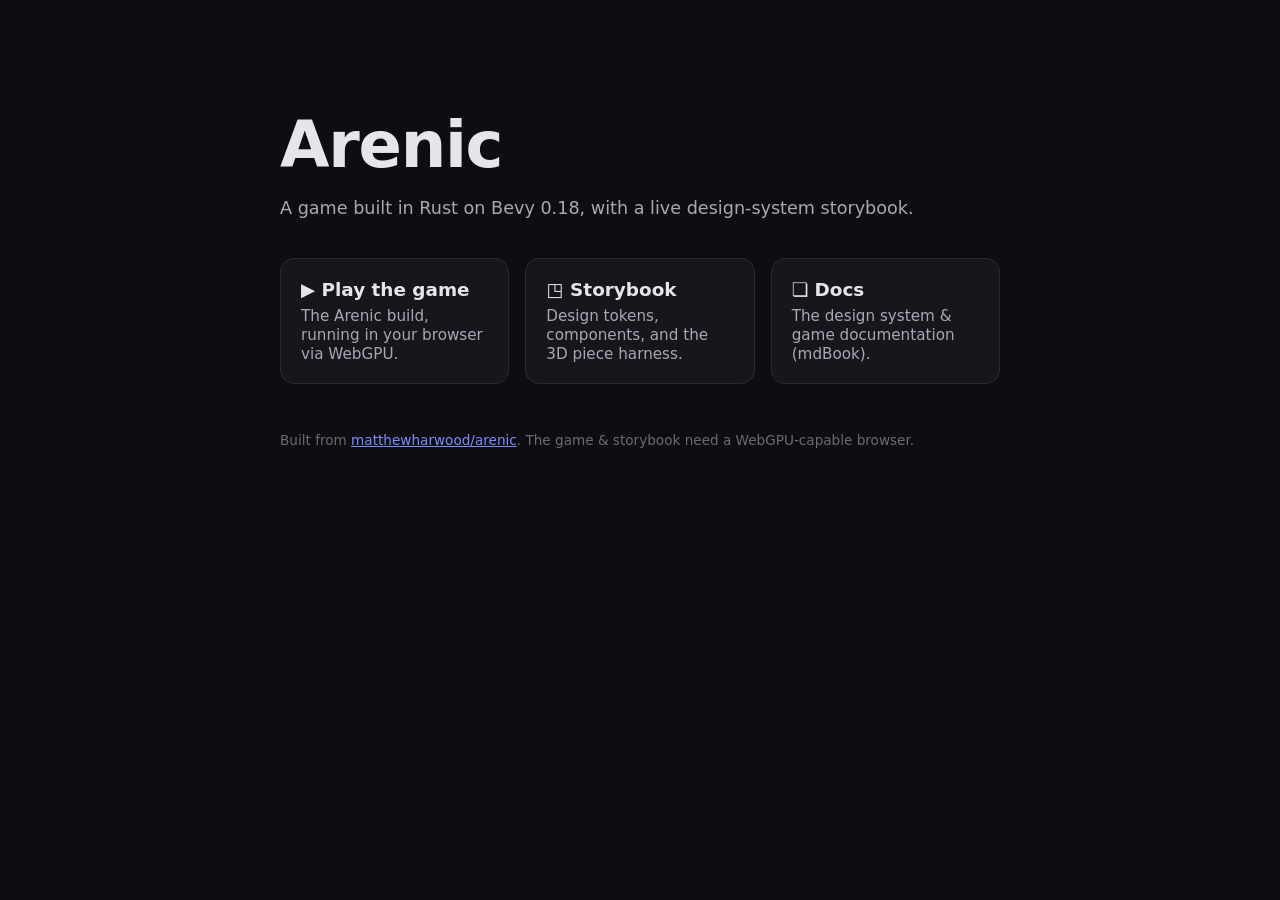
<file: web/index.html>
<!doctype html>
<html lang="en">
<head>
  <meta charset="utf-8">
  <meta name="viewport" content="width=device-width, initial-scale=1">
  <title>Arenic</title>
  <style>
    :root { color-scheme: dark; }
    html, body { margin: 0; min-height: 100%; background: #0e0e12; color: #e6e6ea;
                 font-family: system-ui, -apple-system, "Segoe UI", sans-serif; }
    main { max-width: 720px; margin: 0 auto; padding: 12vh 24px; }
    h1 { font-size: clamp(2.5rem, 8vw, 4rem); letter-spacing: -0.02em; margin: 0 0 .25em; }
    p.lede { color: #a8a8b3; margin: 0 0 2.5rem; font-size: 1.1rem; }
    .cards { display: grid; gap: 16px; grid-template-columns: repeat(auto-fit, minmax(200px, 1fr)); }
    a.card { display: block; padding: 20px; border: 1px solid #2a2a33; border-radius: 14px;
             background: #16161c; color: inherit; text-decoration: none;
             transition: border-color .15s, transform .15s; }
    a.card:hover { border-color: #7b8cff; transform: translateY(-2px); }
    a.card h2 { margin: 0 0 .35em; font-size: 1.15rem; }
    a.card span { color: #a8a8b3; font-size: .95rem; }
    footer { margin-top: 3rem; color: #6a6a76; font-size: .85rem; }
    footer a { color: #7b8cff; }
  </style>
</head>
<body>
  <main>
    <h1>Arenic</h1>
    <p class="lede">A game built in Rust on Bevy 0.18, with a live design-system storybook.</p>
    <div class="cards">
      <a class="card" href="./app/">
        <h2>▶ Play the game</h2>
        <span>The Arenic build, running in your browser via WebGPU.</span>
      </a>
      <a class="card" href="./storybook/">
        <h2>◳ Storybook</h2>
        <span>Design tokens, components, and the 3D piece harness.</span>
      </a>
      <a class="card" href="./book/">
        <h2>❏ Docs</h2>
        <span>The design system &amp; game documentation (mdBook).</span>
      </a>
    </div>
    <footer>
      Built from
      <a href="https://github.com/matthewharwood/arenic">matthewharwood/arenic</a>.
      The game &amp; storybook need a WebGPU-capable browser.
    </footer>
  </main>
</body>
</html>
</file>
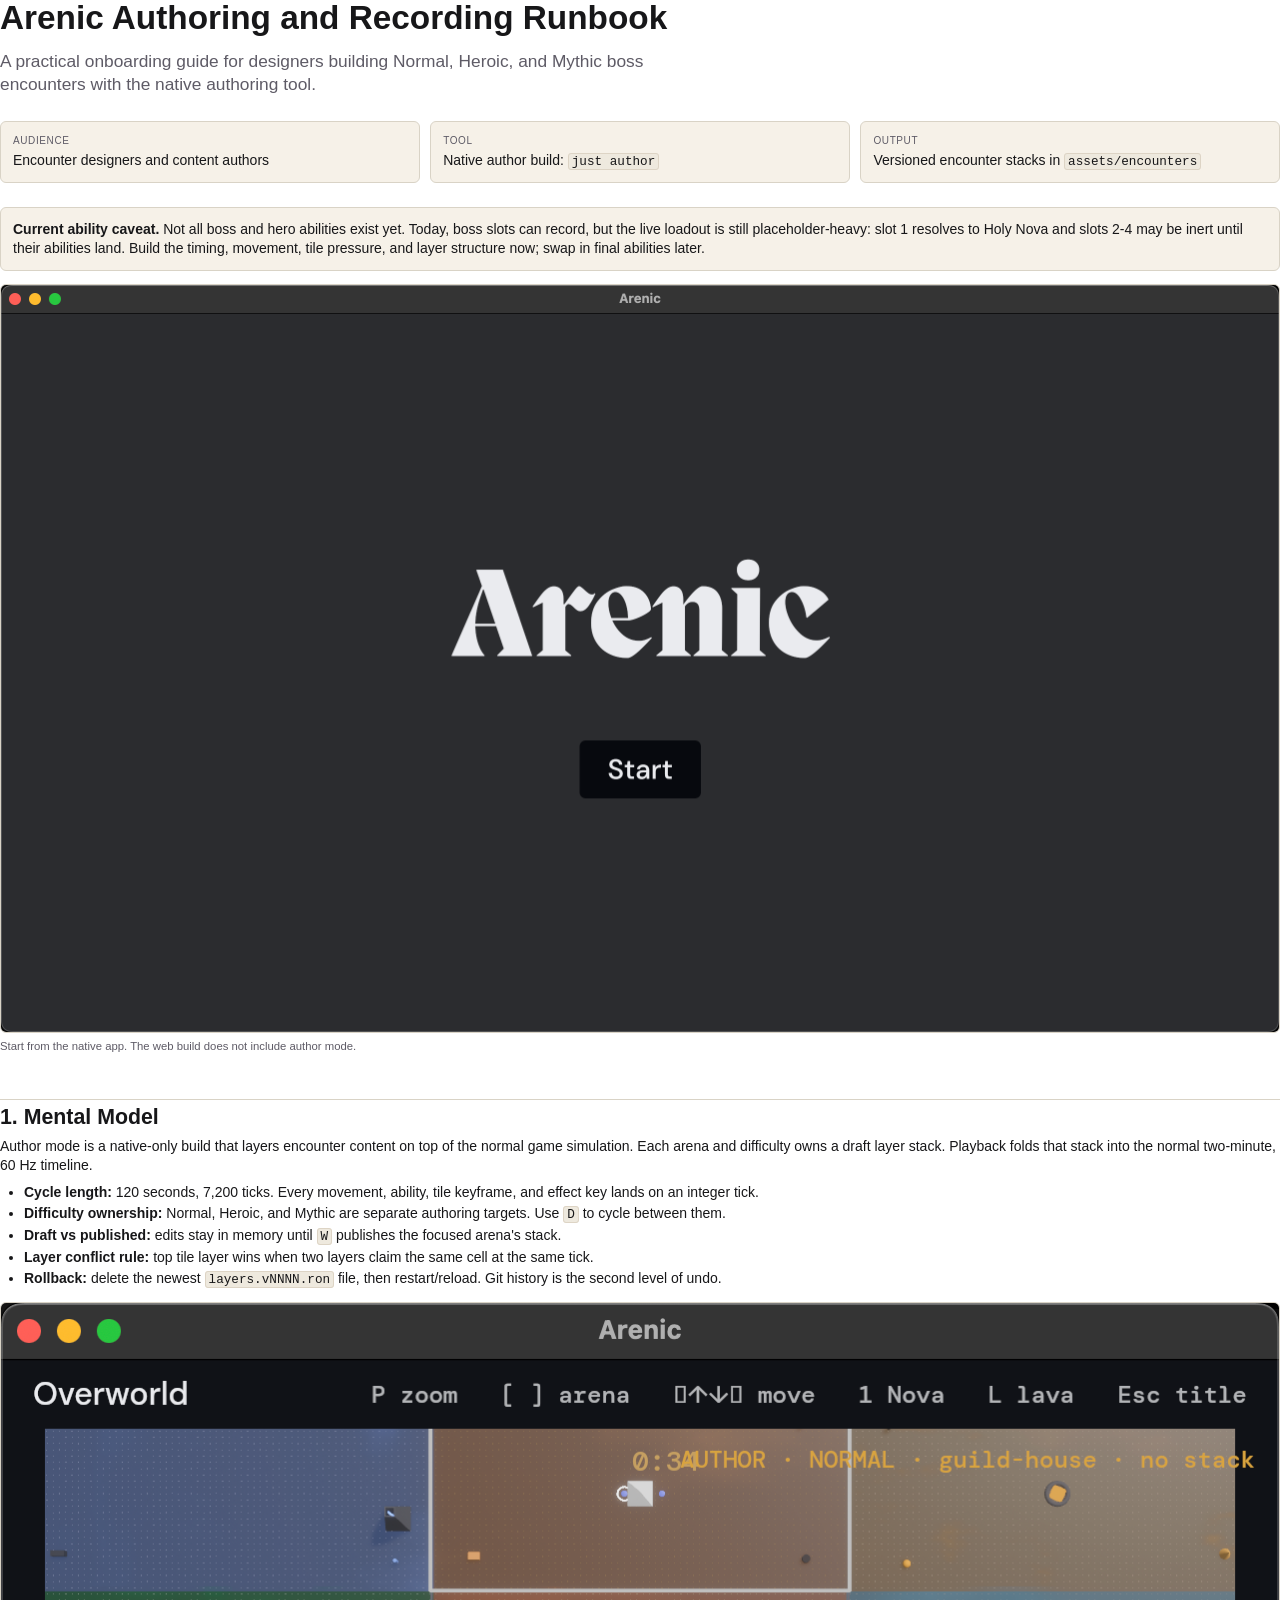
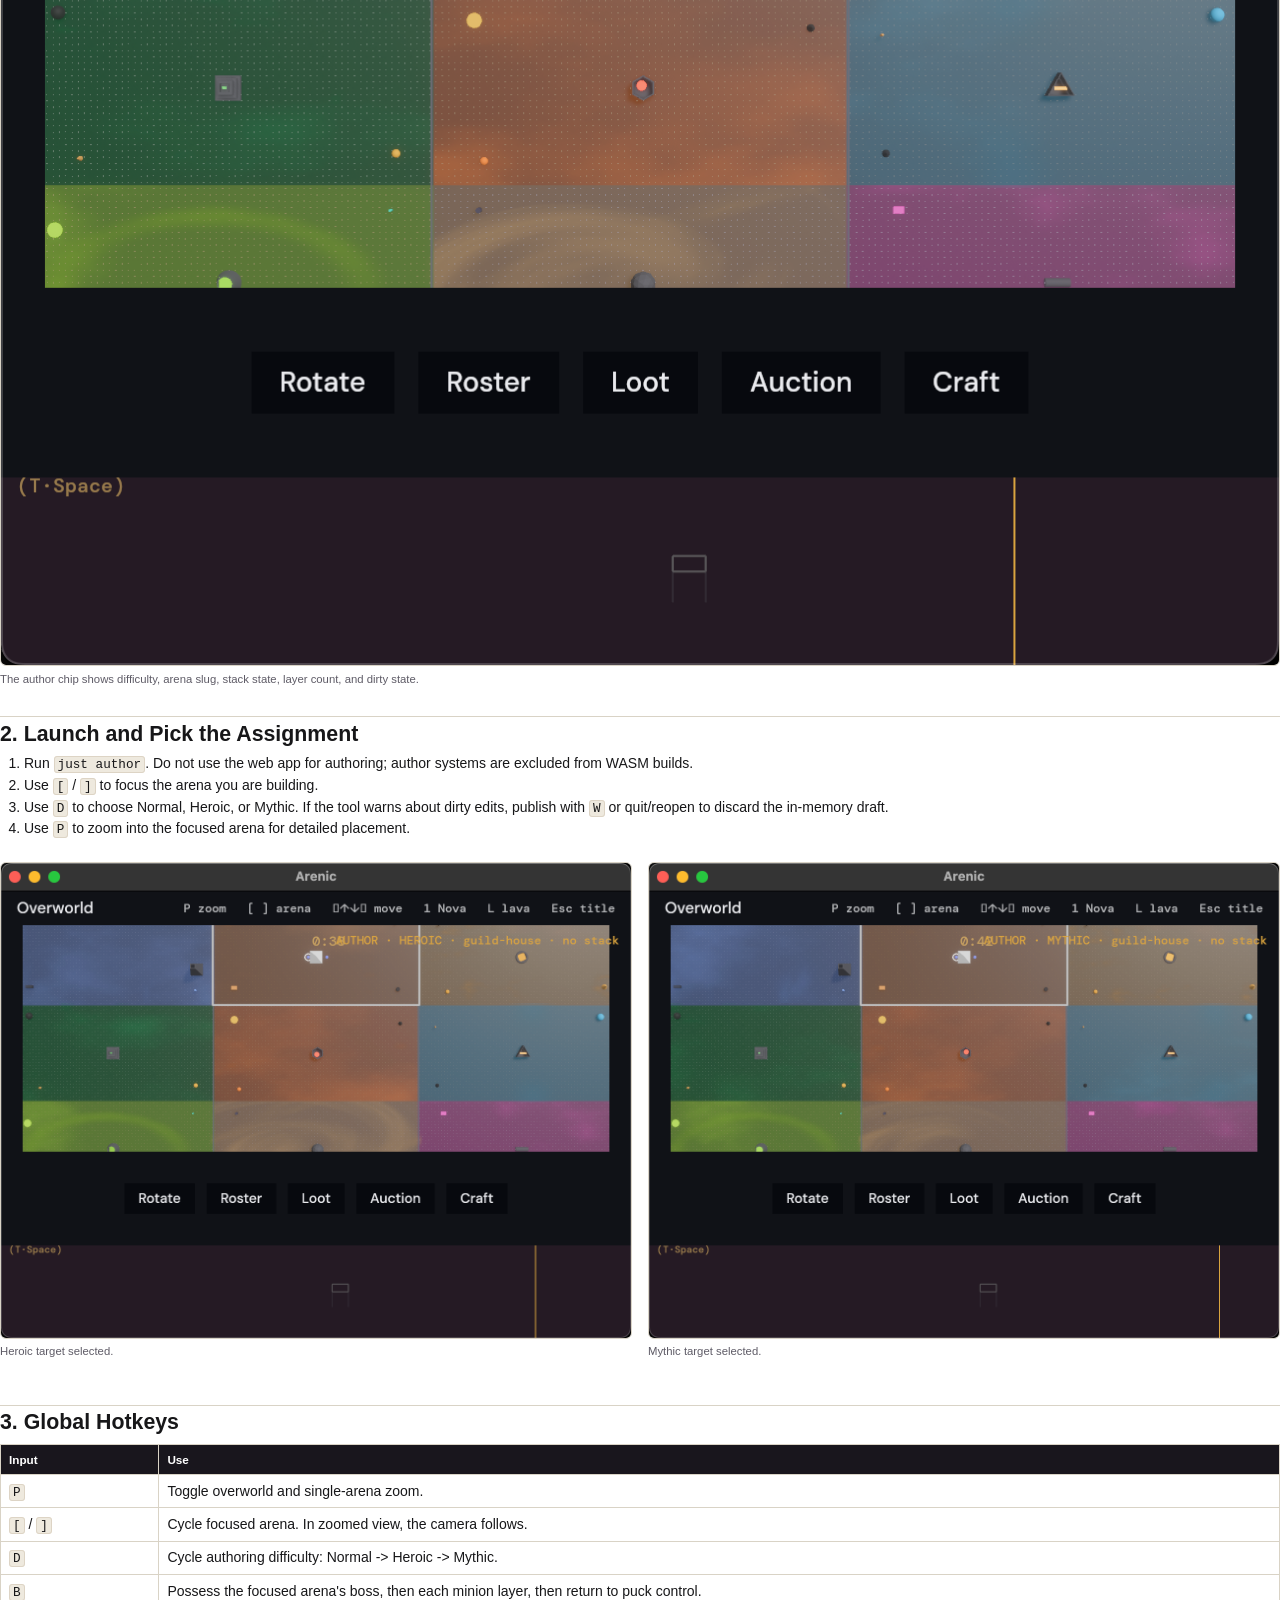
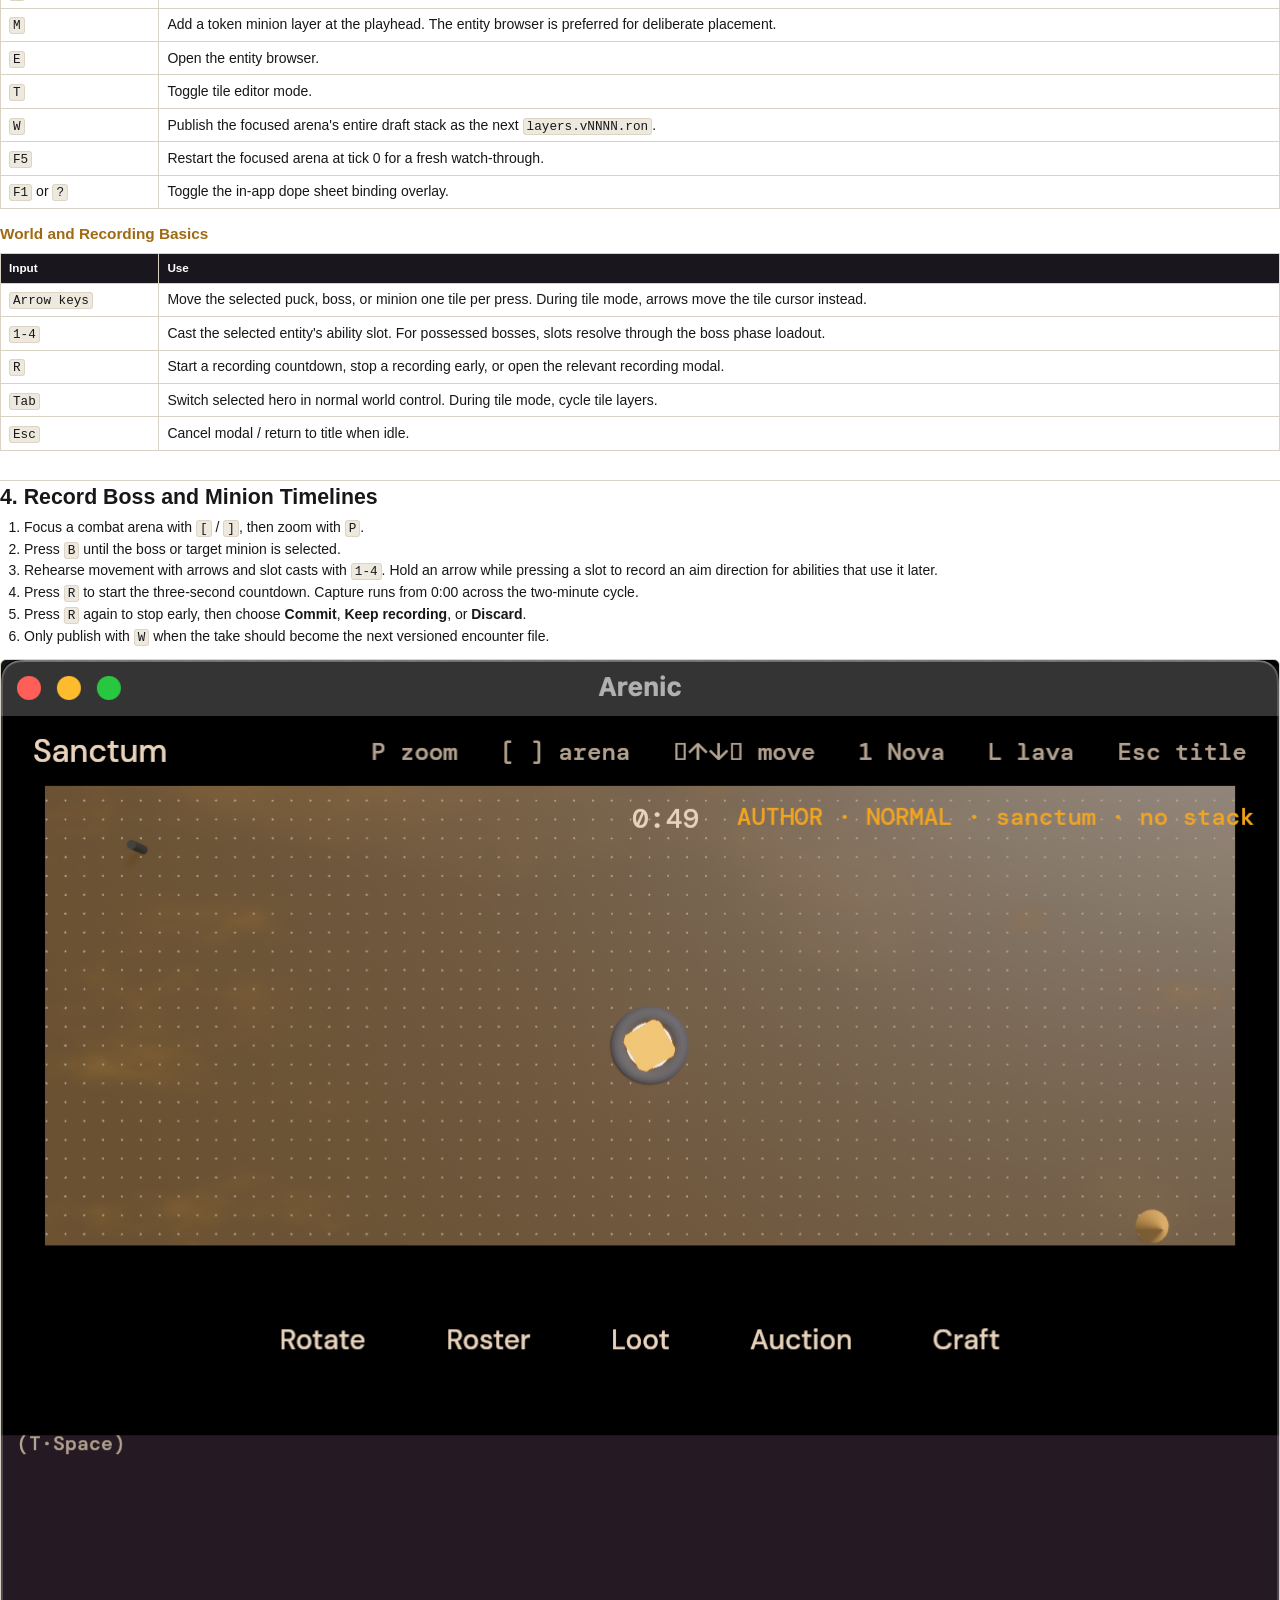
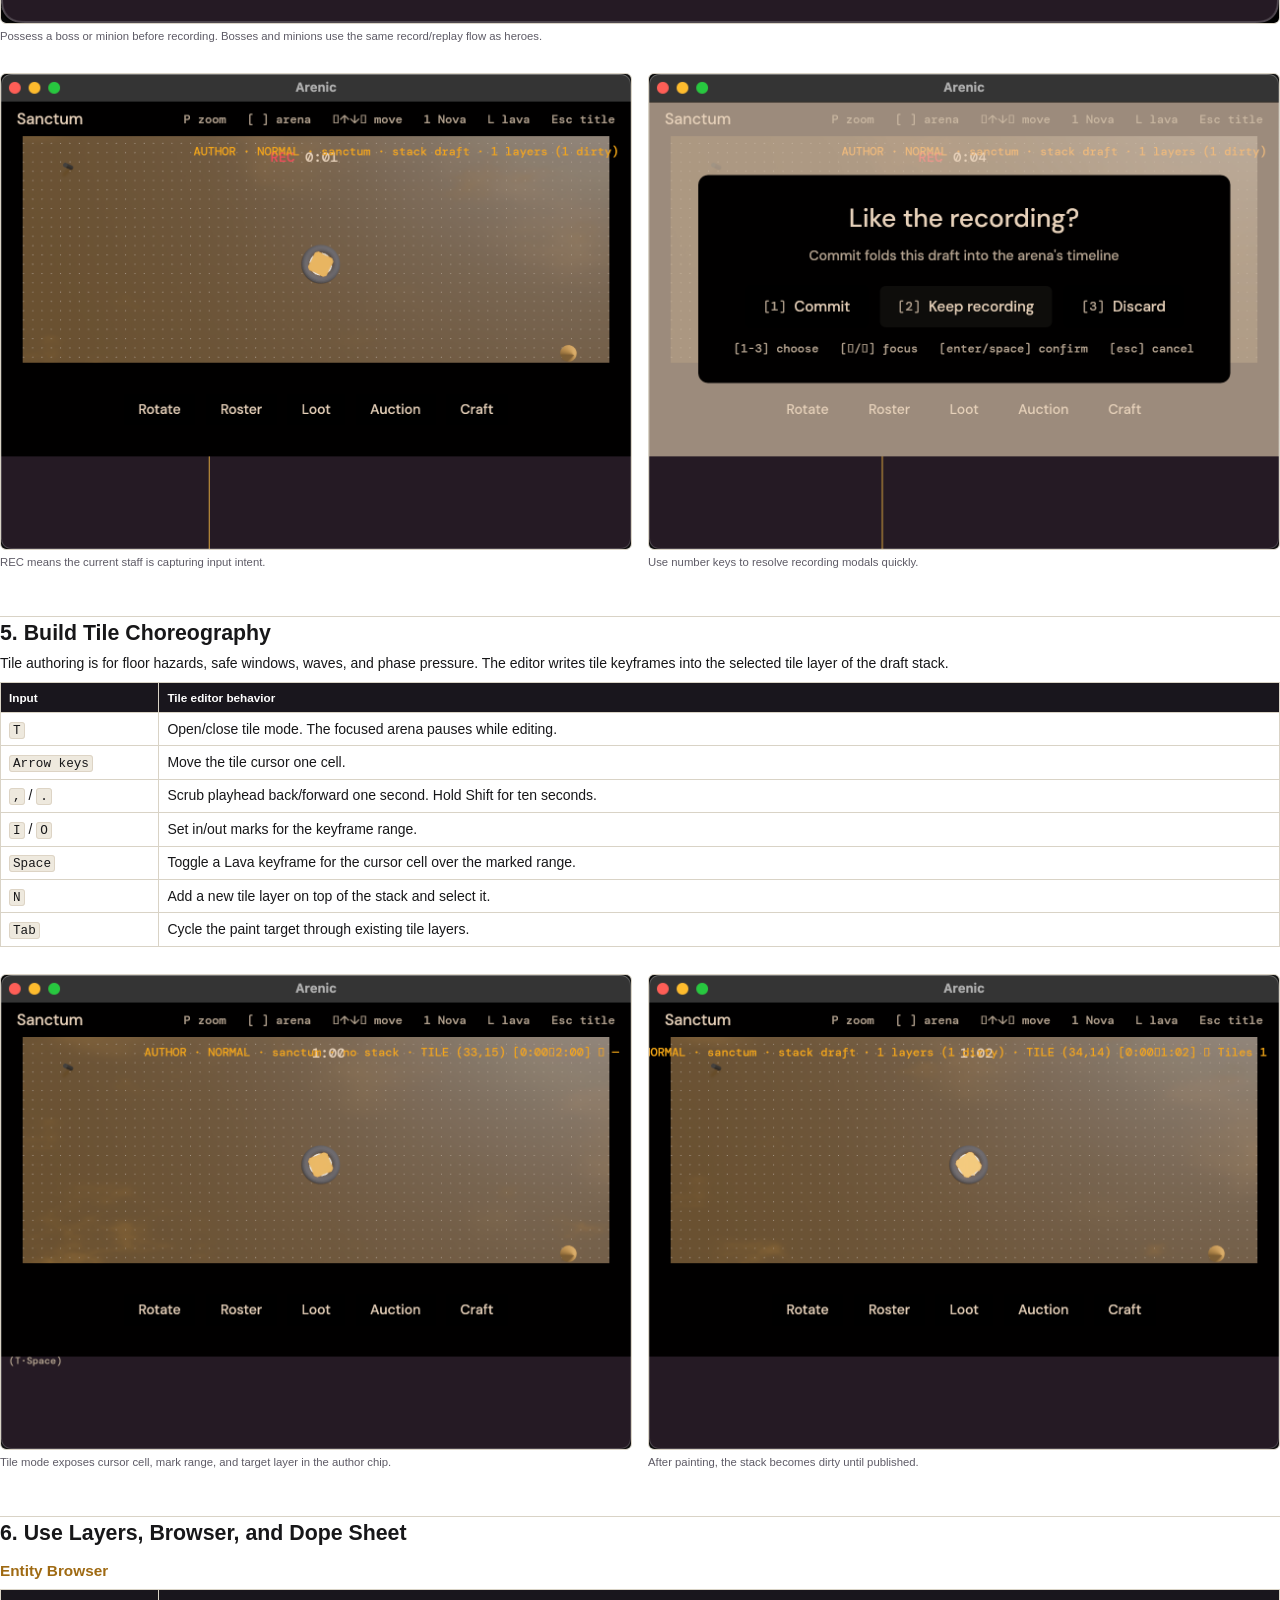
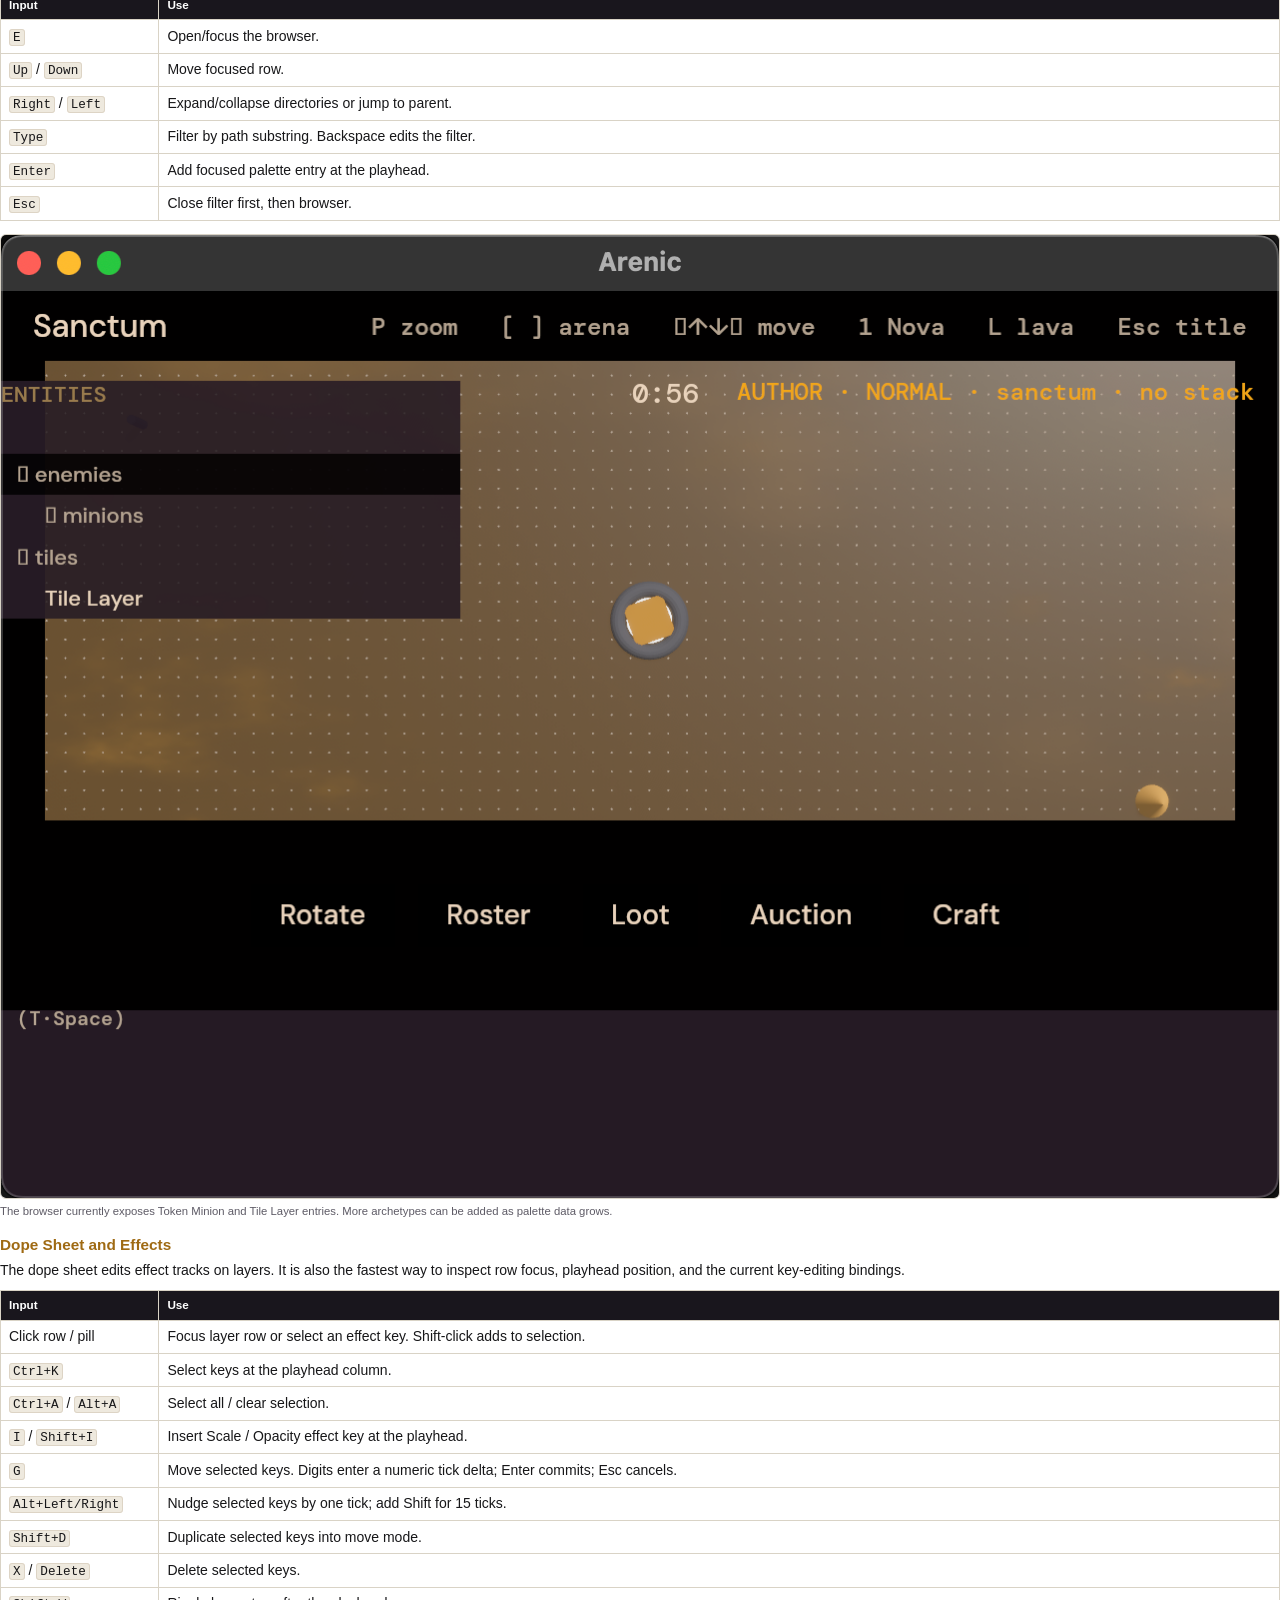
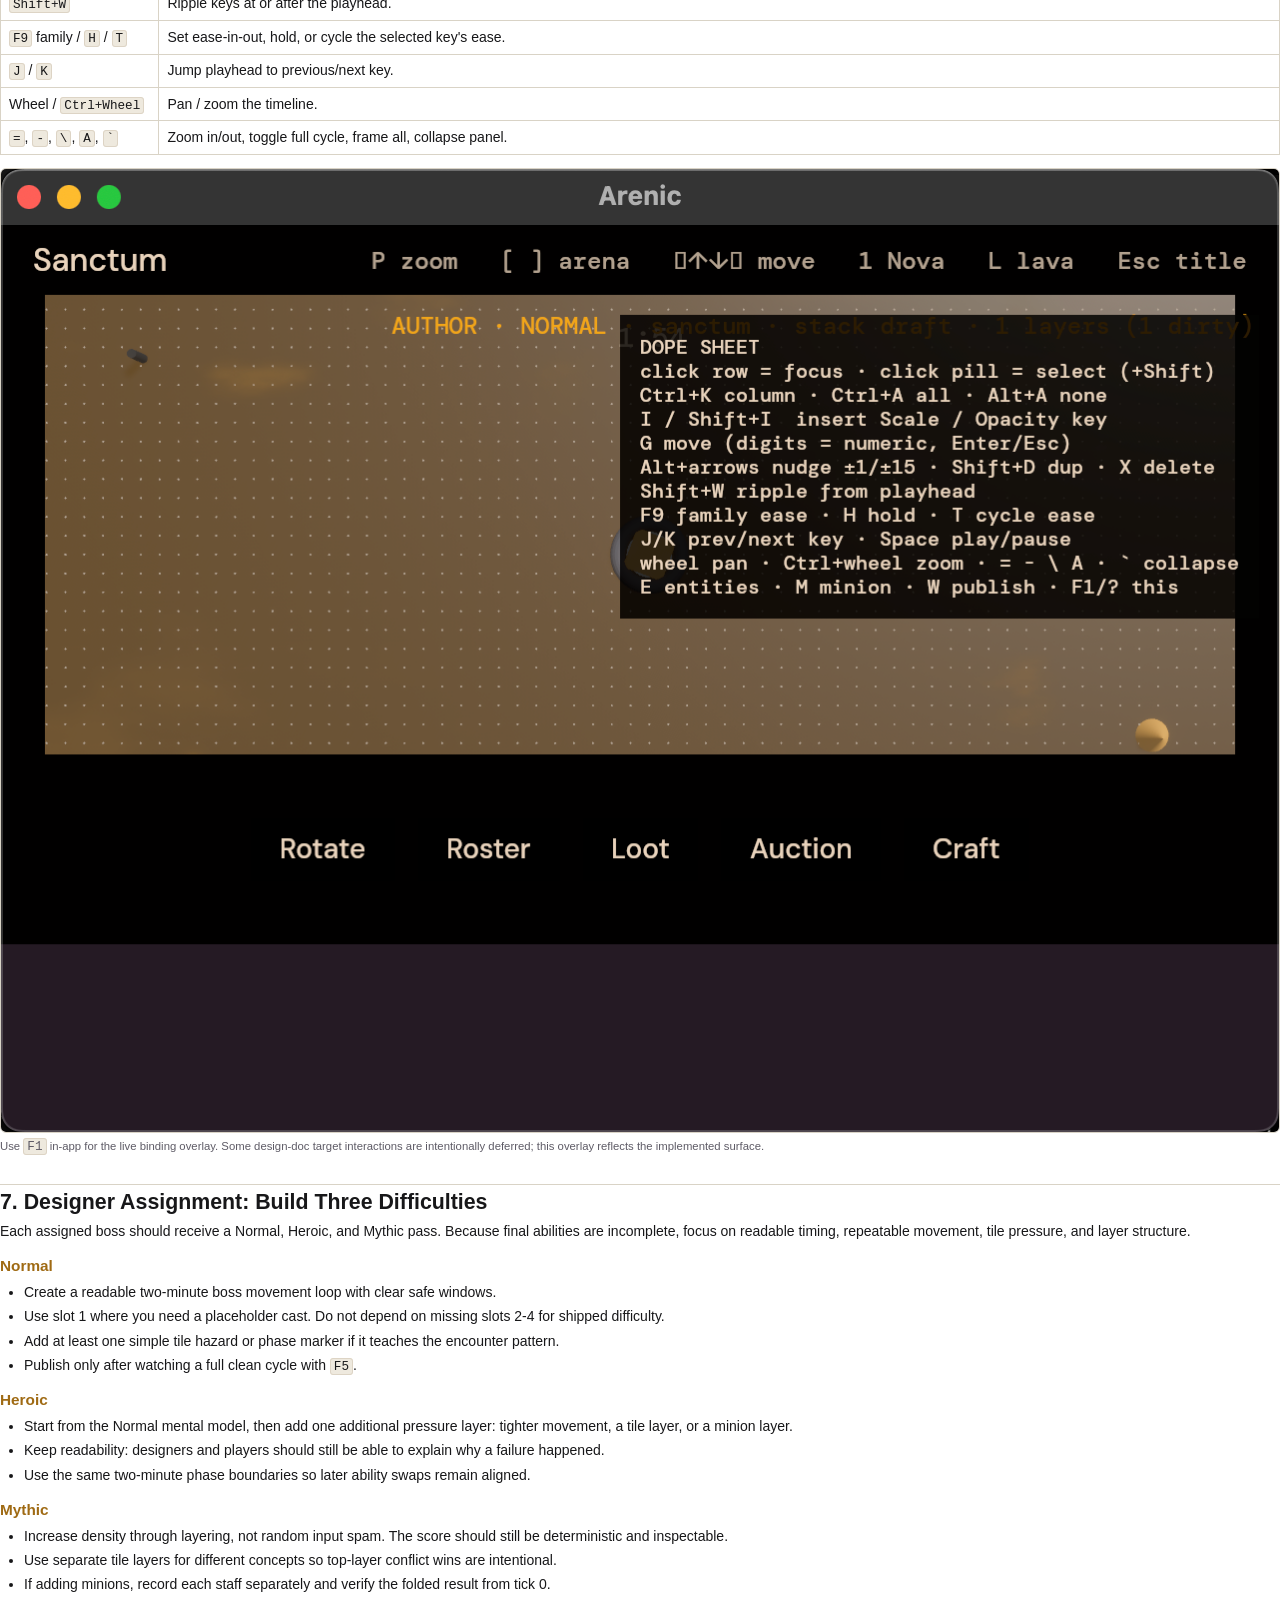
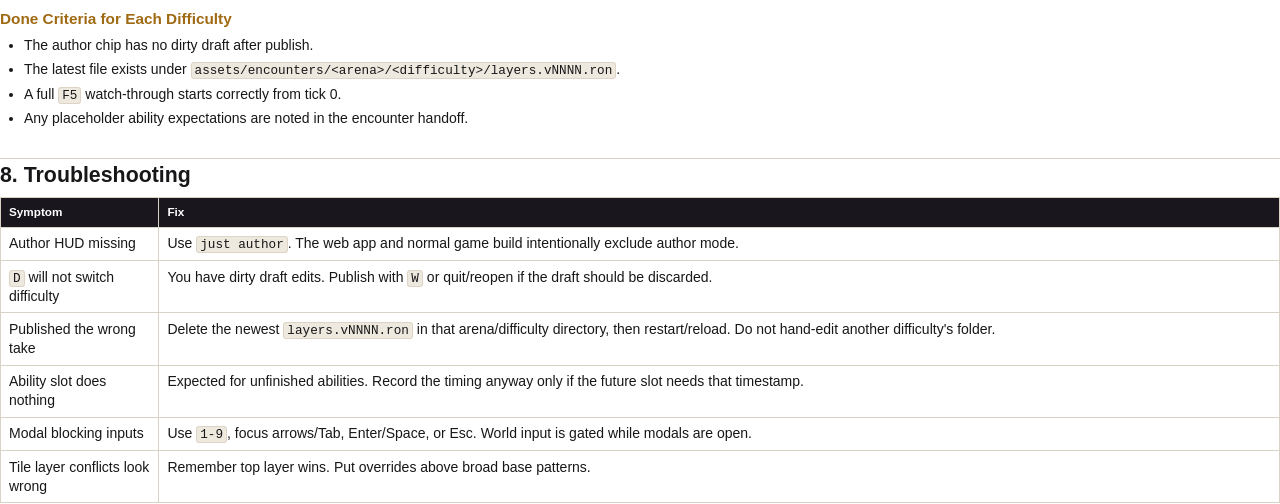
<file: _docs/runbooks/authoring-recording/authoring_recording_runbook.html>
<!doctype html>
<html lang="en">
<head>
  <meta charset="utf-8">
  <title>Arenic Authoring and Recording Runbook</title>
  <style>
    @page { size: Letter; margin: 0.55in; }
    :root {
      --ink: #171719;
      --muted: #5e5b66;
      --rule: #d9d3c6;
      --panel: #f6f1e8;
      --accent: #9f6a13;
      --dark: #19161d;
    }
    * { box-sizing: border-box; }
    body {
      margin: 0;
      color: var(--ink);
      font-family: "Helvetica Neue", Arial, sans-serif;
      font-size: 10.5pt;
      line-height: 1.35;
      background: white;
    }
    h1, h2, h3 { break-after: avoid; line-height: 1.1; margin: 0; }
    h1 { font-size: 25pt; letter-spacing: 0; }
    h2 { font-size: 16pt; margin-top: 22pt; padding-top: 4pt; border-top: 1px solid var(--rule); }
    h3 { font-size: 11.5pt; margin-top: 13pt; color: var(--accent); }
    p { margin: 6pt 0; }
    ul, ol { margin: 6pt 0 8pt 18pt; padding: 0; }
    li { margin: 2pt 0; }
    code, .key {
      font-family: "SFMono-Regular", Menlo, Consolas, monospace;
      font-size: 9.5pt;
      background: #eee9de;
      border: 1px solid #ddd4c5;
      border-radius: 3px;
      padding: 0 3px;
      white-space: nowrap;
    }
    .cover {
      min-height: 9.1in;
      display: flex;
      flex-direction: column;
      justify-content: space-between;
    }
    .dek { font-size: 13pt; color: var(--muted); max-width: 6.8in; margin-top: 10pt; }
    .meta {
      display: grid;
      grid-template-columns: repeat(3, 1fr);
      gap: 8pt;
      margin: 18pt 0;
    }
    .meta div, .callout {
      background: var(--panel);
      border: 1px solid var(--rule);
      border-radius: 6px;
      padding: 9pt;
    }
    .label {
      display: block;
      color: var(--muted);
      text-transform: uppercase;
      font-size: 7.5pt;
      letter-spacing: 0.06em;
      margin-bottom: 3pt;
    }
    .hero {
      width: 100%;
      border: 1px solid var(--rule);
      border-radius: 7px;
      margin-top: 8pt;
    }
    figure {
      margin: 10pt 0 12pt;
      break-inside: avoid;
    }
    figure img {
      width: 100%;
      display: block;
      border: 1px solid var(--rule);
      border-radius: 6px;
    }
    figcaption {
      color: var(--muted);
      font-size: 8.5pt;
      margin-top: 4pt;
    }
    table {
      width: 100%;
      border-collapse: collapse;
      margin: 7pt 0 10pt;
      break-inside: avoid;
    }
    th, td {
      border: 1px solid var(--rule);
      vertical-align: top;
      padding: 5pt 6pt;
    }
    th {
      background: var(--dark);
      color: white;
      text-align: left;
      font-size: 8.8pt;
    }
    td:first-child { width: 1.65in; }
    .page-break { break-before: page; }
    .two-col {
      display: grid;
      grid-template-columns: 1fr 1fr;
      gap: 12pt;
    }
    .checklist li { margin-bottom: 4pt; }
  </style>
</head>
<body>
  <section class="cover">
    <div>
      <h1>Arenic Authoring and Recording Runbook</h1>
      <p class="dek">A practical onboarding guide for designers building Normal, Heroic, and Mythic boss encounters with the native authoring tool.</p>
      <div class="meta">
        <div><span class="label">Audience</span>Encounter designers and content authors</div>
        <div><span class="label">Tool</span>Native author build: <code>just author</code></div>
        <div><span class="label">Output</span>Versioned encounter stacks in <code>assets/encounters</code></div>
      </div>
      <div class="callout">
        <strong>Current ability caveat.</strong> Not all boss and hero abilities exist yet. Today, boss slots can record, but the live loadout is still placeholder-heavy: slot 1 resolves to Holy Nova and slots 2-4 may be inert until their abilities land. Build the timing, movement, tile pressure, and layer structure now; swap in final abilities later.
      </div>
    </div>
    <figure>
      <img src="screenshots/01-title-screen.png" alt="Arenic title screen">
      <figcaption>Start from the native app. The web build does not include author mode.</figcaption>
    </figure>
  </section>

  <section class="page-break">
    <h2>1. Mental Model</h2>
    <p>Author mode is a native-only build that layers encounter content on top of the normal game simulation. Each arena and difficulty owns a draft layer stack. Playback folds that stack into the normal two-minute, 60 Hz timeline.</p>
    <ul>
      <li><strong>Cycle length:</strong> 120 seconds, 7,200 ticks. Every movement, ability, tile keyframe, and effect key lands on an integer tick.</li>
      <li><strong>Difficulty ownership:</strong> Normal, Heroic, and Mythic are separate authoring targets. Use <span class="key">D</span> to cycle between them.</li>
      <li><strong>Draft vs published:</strong> edits stay in memory until <span class="key">W</span> publishes the focused arena's stack.</li>
      <li><strong>Layer conflict rule:</strong> top tile layer wins when two layers claim the same cell at the same tick.</li>
      <li><strong>Rollback:</strong> delete the newest <code>layers.vNNNN.ron</code> file, then restart/reload. Git history is the second level of undo.</li>
    </ul>
    <figure>
      <img src="screenshots/02-overworld-author-mode.png" alt="Author mode overview with author HUD and dope sheet">
      <figcaption>The author chip shows difficulty, arena slug, stack state, layer count, and dirty state.</figcaption>
    </figure>
  </section>

  <section>
    <h2>2. Launch and Pick the Assignment</h2>
    <ol>
      <li>Run <code>just author</code>. Do not use the web app for authoring; author systems are excluded from WASM builds.</li>
      <li>Use <span class="key">[</span> / <span class="key">]</span> to focus the arena you are building.</li>
      <li>Use <span class="key">D</span> to choose Normal, Heroic, or Mythic. If the tool warns about dirty edits, publish with <span class="key">W</span> or quit/reopen to discard the in-memory draft.</li>
      <li>Use <span class="key">P</span> to zoom into the focused arena for detailed placement.</li>
    </ol>
    <div class="two-col">
      <figure>
        <img src="screenshots/03-heroic-difficulty.png" alt="Heroic difficulty selected in author HUD">
        <figcaption>Heroic target selected.</figcaption>
      </figure>
      <figure>
        <img src="screenshots/04-mythic-difficulty.png" alt="Mythic difficulty selected in author HUD">
        <figcaption>Mythic target selected.</figcaption>
      </figure>
    </div>
  </section>

  <section class="page-break">
    <h2>3. Global Hotkeys</h2>
    <table>
      <thead><tr><th>Input</th><th>Use</th></tr></thead>
      <tbody>
        <tr><td><span class="key">P</span></td><td>Toggle overworld and single-arena zoom.</td></tr>
        <tr><td><span class="key">[</span> / <span class="key">]</span></td><td>Cycle focused arena. In zoomed view, the camera follows.</td></tr>
        <tr><td><span class="key">D</span></td><td>Cycle authoring difficulty: Normal -> Heroic -> Mythic.</td></tr>
        <tr><td><span class="key">B</span></td><td>Possess the focused arena's boss, then each minion layer, then return to puck control.</td></tr>
        <tr><td><span class="key">M</span></td><td>Add a token minion layer at the playhead. The entity browser is preferred for deliberate placement.</td></tr>
        <tr><td><span class="key">E</span></td><td>Open the entity browser.</td></tr>
        <tr><td><span class="key">T</span></td><td>Toggle tile editor mode.</td></tr>
        <tr><td><span class="key">W</span></td><td>Publish the focused arena's entire draft stack as the next <code>layers.vNNNN.ron</code>.</td></tr>
        <tr><td><span class="key">F5</span></td><td>Restart the focused arena at tick 0 for a fresh watch-through.</td></tr>
        <tr><td><span class="key">F1</span> or <span class="key">?</span></td><td>Toggle the in-app dope sheet binding overlay.</td></tr>
      </tbody>
    </table>

    <h3>World and Recording Basics</h3>
    <table>
      <thead><tr><th>Input</th><th>Use</th></tr></thead>
      <tbody>
        <tr><td><span class="key">Arrow keys</span></td><td>Move the selected puck, boss, or minion one tile per press. During tile mode, arrows move the tile cursor instead.</td></tr>
        <tr><td><span class="key">1-4</span></td><td>Cast the selected entity's ability slot. For possessed bosses, slots resolve through the boss phase loadout.</td></tr>
        <tr><td><span class="key">R</span></td><td>Start a recording countdown, stop a recording early, or open the relevant recording modal.</td></tr>
        <tr><td><span class="key">Tab</span></td><td>Switch selected hero in normal world control. During tile mode, cycle tile layers.</td></tr>
        <tr><td><span class="key">Esc</span></td><td>Cancel modal / return to title when idle.</td></tr>
      </tbody>
    </table>
  </section>

  <section>
    <h2>4. Record Boss and Minion Timelines</h2>
    <ol>
      <li>Focus a combat arena with <span class="key">[</span> / <span class="key">]</span>, then zoom with <span class="key">P</span>.</li>
      <li>Press <span class="key">B</span> until the boss or target minion is selected.</li>
      <li>Rehearse movement with arrows and slot casts with <span class="key">1-4</span>. Hold an arrow while pressing a slot to record an aim direction for abilities that use it later.</li>
      <li>Press <span class="key">R</span> to start the three-second countdown. Capture runs from 0:00 across the two-minute cycle.</li>
      <li>Press <span class="key">R</span> again to stop early, then choose <strong>Commit</strong>, <strong>Keep recording</strong>, or <strong>Discard</strong>.</li>
      <li>Only publish with <span class="key">W</span> when the take should become the next versioned encounter file.</li>
    </ol>
    <figure>
      <img src="screenshots/05-boss-possession.png" alt="Sanctum arena with boss selected">
      <figcaption>Possess a boss or minion before recording. Bosses and minions use the same record/replay flow as heroes.</figcaption>
    </figure>
    <div class="two-col">
      <figure>
        <img src="screenshots/10-recording-active.png" alt="Recording active indicator">
        <figcaption>REC means the current staff is capturing input intent.</figcaption>
      </figure>
      <figure>
        <img src="screenshots/11-recording-stop-modal.png" alt="Recording commit discard modal">
        <figcaption>Use number keys to resolve recording modals quickly.</figcaption>
      </figure>
    </div>
  </section>

  <section class="page-break">
    <h2>5. Build Tile Choreography</h2>
    <p>Tile authoring is for floor hazards, safe windows, waves, and phase pressure. The editor writes tile keyframes into the selected tile layer of the draft stack.</p>
    <table>
      <thead><tr><th>Input</th><th>Tile editor behavior</th></tr></thead>
      <tbody>
        <tr><td><span class="key">T</span></td><td>Open/close tile mode. The focused arena pauses while editing.</td></tr>
        <tr><td><span class="key">Arrow keys</span></td><td>Move the tile cursor one cell.</td></tr>
        <tr><td><span class="key">,</span> / <span class="key">.</span></td><td>Scrub playhead back/forward one second. Hold Shift for ten seconds.</td></tr>
        <tr><td><span class="key">I</span> / <span class="key">O</span></td><td>Set in/out marks for the keyframe range.</td></tr>
        <tr><td><span class="key">Space</span></td><td>Toggle a Lava keyframe for the cursor cell over the marked range.</td></tr>
        <tr><td><span class="key">N</span></td><td>Add a new tile layer on top of the stack and select it.</td></tr>
        <tr><td><span class="key">Tab</span></td><td>Cycle the paint target through existing tile layers.</td></tr>
      </tbody>
    </table>
    <div class="two-col">
      <figure>
        <img src="screenshots/08-tile-editor-open.png" alt="Tile editor HUD state">
        <figcaption>Tile mode exposes cursor cell, mark range, and target layer in the author chip.</figcaption>
      </figure>
      <figure>
        <img src="screenshots/09-tile-paint-keyframe.png" alt="Tile keyframe added to draft stack">
        <figcaption>After painting, the stack becomes dirty until published.</figcaption>
      </figure>
    </div>
  </section>

  <section>
    <h2>6. Use Layers, Browser, and Dope Sheet</h2>
    <h3>Entity Browser</h3>
    <table>
      <thead><tr><th>Input</th><th>Use</th></tr></thead>
      <tbody>
        <tr><td><span class="key">E</span></td><td>Open/focus the browser.</td></tr>
        <tr><td><span class="key">Up</span> / <span class="key">Down</span></td><td>Move focused row.</td></tr>
        <tr><td><span class="key">Right</span> / <span class="key">Left</span></td><td>Expand/collapse directories or jump to parent.</td></tr>
        <tr><td><span class="key">Type</span></td><td>Filter by path substring. Backspace edits the filter.</td></tr>
        <tr><td><span class="key">Enter</span></td><td>Add focused palette entry at the playhead.</td></tr>
        <tr><td><span class="key">Esc</span></td><td>Close filter first, then browser.</td></tr>
      </tbody>
    </table>
    <figure>
      <img src="screenshots/07-entity-browser.png" alt="Entity browser open">
      <figcaption>The browser currently exposes Token Minion and Tile Layer entries. More archetypes can be added as palette data grows.</figcaption>
    </figure>

    <h3>Dope Sheet and Effects</h3>
    <p>The dope sheet edits effect tracks on layers. It is also the fastest way to inspect row focus, playhead position, and the current key-editing bindings.</p>
    <table>
      <thead><tr><th>Input</th><th>Use</th></tr></thead>
      <tbody>
        <tr><td>Click row / pill</td><td>Focus layer row or select an effect key. Shift-click adds to selection.</td></tr>
        <tr><td><span class="key">Ctrl+K</span></td><td>Select keys at the playhead column.</td></tr>
        <tr><td><span class="key">Ctrl+A</span> / <span class="key">Alt+A</span></td><td>Select all / clear selection.</td></tr>
        <tr><td><span class="key">I</span> / <span class="key">Shift+I</span></td><td>Insert Scale / Opacity effect key at the playhead.</td></tr>
        <tr><td><span class="key">G</span></td><td>Move selected keys. Digits enter a numeric tick delta; Enter commits; Esc cancels.</td></tr>
        <tr><td><span class="key">Alt+Left/Right</span></td><td>Nudge selected keys by one tick; add Shift for 15 ticks.</td></tr>
        <tr><td><span class="key">Shift+D</span></td><td>Duplicate selected keys into move mode.</td></tr>
        <tr><td><span class="key">X</span> / <span class="key">Delete</span></td><td>Delete selected keys.</td></tr>
        <tr><td><span class="key">Shift+W</span></td><td>Ripple keys at or after the playhead.</td></tr>
        <tr><td><span class="key">F9</span> family / <span class="key">H</span> / <span class="key">T</span></td><td>Set ease-in-out, hold, or cycle the selected key's ease.</td></tr>
        <tr><td><span class="key">J</span> / <span class="key">K</span></td><td>Jump playhead to previous/next key.</td></tr>
        <tr><td>Wheel / <span class="key">Ctrl+Wheel</span></td><td>Pan / zoom the timeline.</td></tr>
        <tr><td><span class="key">=</span>, <span class="key">-</span>, <span class="key">\</span>, <span class="key">A</span>, <span class="key">`</span></td><td>Zoom in/out, toggle full cycle, frame all, collapse panel.</td></tr>
      </tbody>
    </table>
    <figure>
      <img src="screenshots/06-dope-sheet-help-overlay.png" alt="Dope sheet help overlay">
      <figcaption>Use <span class="key">F1</span> in-app for the live binding overlay. Some design-doc target interactions are intentionally deferred; this overlay reflects the implemented surface.</figcaption>
    </figure>
  </section>

  <section class="page-break">
    <h2>7. Designer Assignment: Build Three Difficulties</h2>
    <p>Each assigned boss should receive a Normal, Heroic, and Mythic pass. Because final abilities are incomplete, focus on readable timing, repeatable movement, tile pressure, and layer structure.</p>
    <h3>Normal</h3>
    <ul class="checklist">
      <li>Create a readable two-minute boss movement loop with clear safe windows.</li>
      <li>Use slot 1 where you need a placeholder cast. Do not depend on missing slots 2-4 for shipped difficulty.</li>
      <li>Add at least one simple tile hazard or phase marker if it teaches the encounter pattern.</li>
      <li>Publish only after watching a full clean cycle with <span class="key">F5</span>.</li>
    </ul>
    <h3>Heroic</h3>
    <ul class="checklist">
      <li>Start from the Normal mental model, then add one additional pressure layer: tighter movement, a tile layer, or a minion layer.</li>
      <li>Keep readability: designers and players should still be able to explain why a failure happened.</li>
      <li>Use the same two-minute phase boundaries so later ability swaps remain aligned.</li>
    </ul>
    <h3>Mythic</h3>
    <ul class="checklist">
      <li>Increase density through layering, not random input spam. The score should still be deterministic and inspectable.</li>
      <li>Use separate tile layers for different concepts so top-layer conflict wins are intentional.</li>
      <li>If adding minions, record each staff separately and verify the folded result from tick 0.</li>
    </ul>
    <h3>Done Criteria for Each Difficulty</h3>
    <ul class="checklist">
      <li>The author chip has no dirty draft after publish.</li>
      <li>The latest file exists under <code>assets/encounters/&lt;arena&gt;/&lt;difficulty&gt;/layers.vNNNN.ron</code>.</li>
      <li>A full <span class="key">F5</span> watch-through starts correctly from tick 0.</li>
      <li>Any placeholder ability expectations are noted in the encounter handoff.</li>
    </ul>
  </section>

  <section>
    <h2>8. Troubleshooting</h2>
    <table>
      <thead><tr><th>Symptom</th><th>Fix</th></tr></thead>
      <tbody>
        <tr><td>Author HUD missing</td><td>Use <code>just author</code>. The web app and normal game build intentionally exclude author mode.</td></tr>
        <tr><td><span class="key">D</span> will not switch difficulty</td><td>You have dirty draft edits. Publish with <span class="key">W</span> or quit/reopen if the draft should be discarded.</td></tr>
        <tr><td>Published the wrong take</td><td>Delete the newest <code>layers.vNNNN.ron</code> in that arena/difficulty directory, then restart/reload. Do not hand-edit another difficulty's folder.</td></tr>
        <tr><td>Ability slot does nothing</td><td>Expected for unfinished abilities. Record the timing anyway only if the future slot needs that timestamp.</td></tr>
        <tr><td>Modal blocking inputs</td><td>Use <span class="key">1-9</span>, focus arrows/Tab, Enter/Space, or Esc. World input is gated while modals are open.</td></tr>
        <tr><td>Tile layer conflicts look wrong</td><td>Remember top layer wins. Put overrides above broad base patterns.</td></tr>
      </tbody>
    </table>
  </section>
</body>
</html>
</file>
